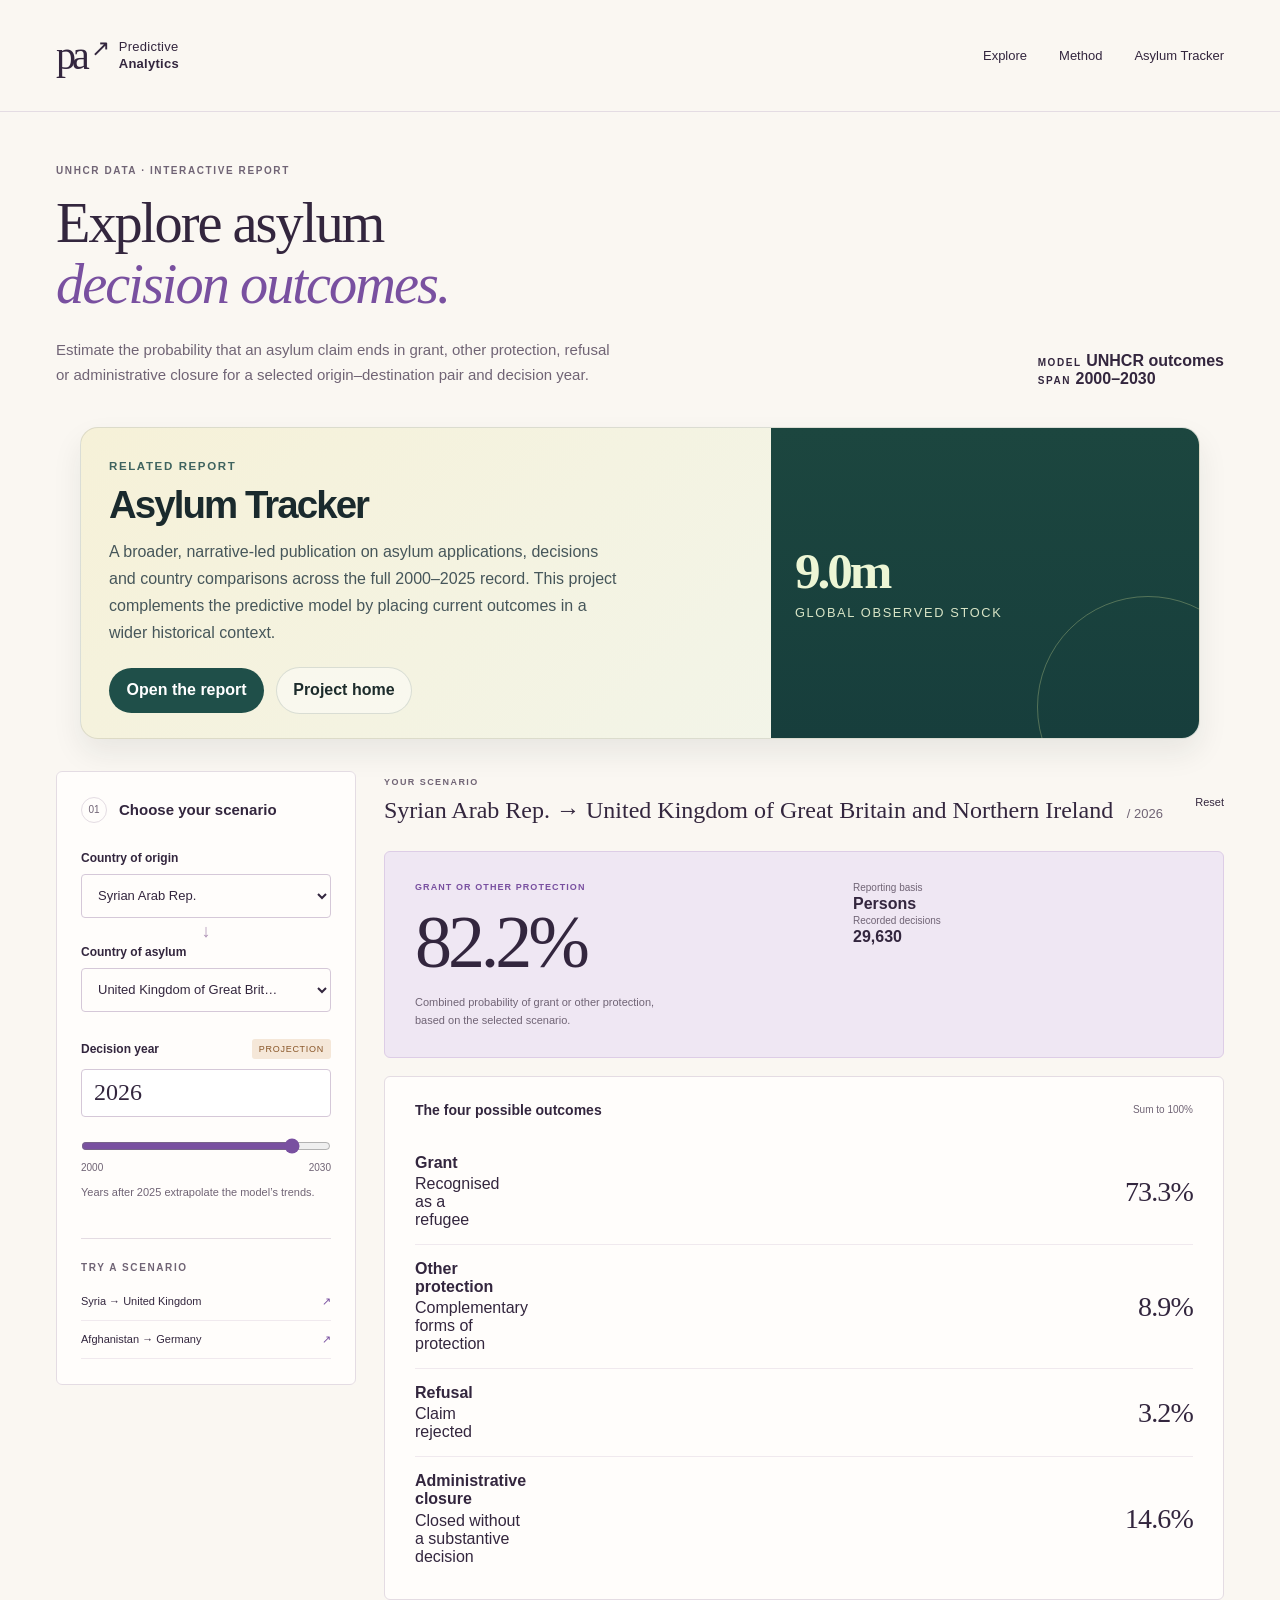
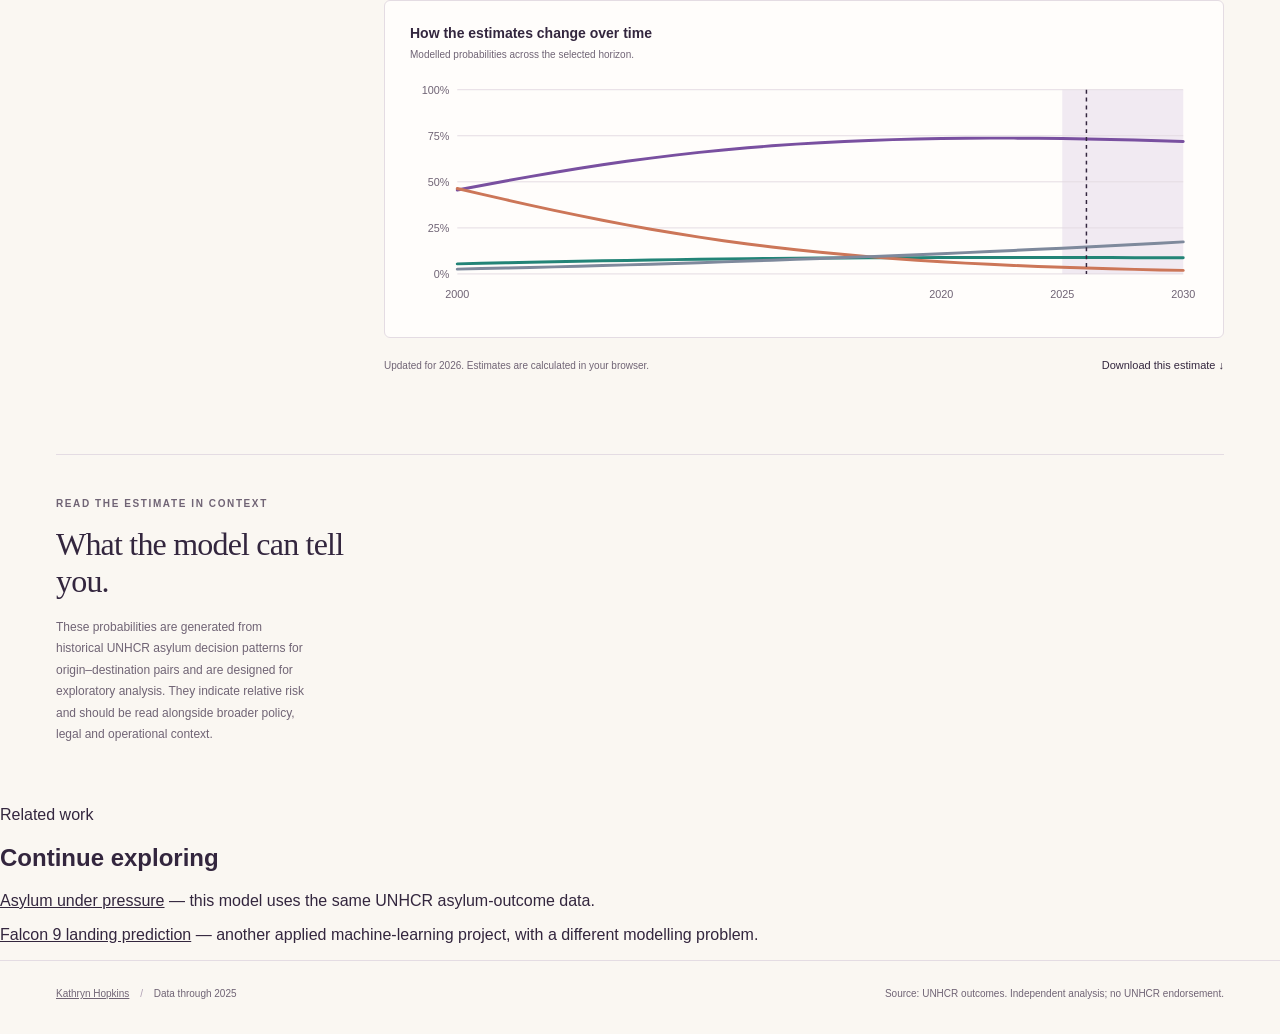
<file: docs/index.html>
<!doctype html>
<html lang="en-GB">
<head>
  <meta charset="utf-8">
  <meta name="viewport" content="width=device-width, initial-scale=1">
  <meta name="description" content="Explore modelled probabilities of refugee status, other protection, refusal and administrative closure using UNHCR asylum decision data.">
  <meta name="theme-color" content="#33263e">
  <link rel="canonical" href="https://aloysius109.github.io/predictive-analytics/">
  <meta property="og:type" content="website">
  <meta property="og:site_name" content="Kathryn Hopkins — Data, in context">
  <meta property="og:title" content="Asylum outcomes | Predictive Analytics">
  <meta property="og:description" content="Explore modelled probabilities of refugee status, other protection, refusal and administrative closure using UNHCR asylum decision data.">
  <meta property="og:url" content="https://aloysius109.github.io/predictive-analytics/">
  <meta property="og:image" content="https://aloysius109.github.io/assets/og/predictive.png">
  <meta property="og:image:alt" content="Explore asylum outcomes — modelled decision outcomes by origin, country of asylum and year.">
  <meta property="og:image:width" content="1200">
  <meta property="og:image:height" content="630">
  <meta name="twitter:card" content="summary_large_image">
  <meta name="twitter:title" content="Asylum outcomes | Predictive Analytics">
  <meta name="twitter:description" content="Explore modelled probabilities of refugee status, other protection, refusal and administrative closure using UNHCR asylum decision data.">
  <meta name="twitter:image" content="https://aloysius109.github.io/assets/og/predictive.png">
  <meta name="twitter:image:alt" content="Explore asylum outcomes — modelled decision outcomes by origin, country of asylum and year.">
  <link rel="icon" type="image/svg+xml" href="https://aloysius109.github.io/favicon.svg">
  <link rel="icon" href="https://aloysius109.github.io/favicon.ico" sizes="any">
  <link rel="apple-touch-icon" href="https://aloysius109.github.io/apple-touch-icon.png">
  <title>Asylum outcomes | Predictive Analytics</title>
  <link rel="stylesheet" href="styles.css">
  <script src="predictor.js" defer></script>
  <script src="report.js" defer></script>
  <style>
    .related-wrap {
      max-width: 1200px;
      margin: 0 auto 2rem;
      padding: 0 1.5rem;
    }
    .related-card {
      display: grid;
      grid-template-columns: 1.4fr 0.9fr;
      gap: 1.5rem;
      background: linear-gradient(135deg, #f6f1d8, #f1f6ef);
      border: 1px solid rgba(44, 53, 59, 0.12);
      border-radius: 18px;
      overflow: hidden;
      box-shadow: 0 14px 30px rgba(27, 32, 38, 0.08);
    }
    .related-content {
      padding: 1.75rem 1.75rem 1.5rem;
    }
    .related-kicker {
      display: inline-block;
      margin-bottom: 0.75rem;
      color: #3f635f;
      text-transform: uppercase;
      letter-spacing: .14em;
      font-size: .72rem;
      font-weight: 800;
    }
    .related-title {
      margin: 0 0 0.75rem;
      font-size: clamp(1.8rem, 3vw, 2.7rem);
      line-height: 1.1;
      letter-spacing: -.05em;
      color: #1a2a2d;
    }
    .related-copy {
      margin: 0 0 1.25rem;
      color: #46565a;
      line-height: 1.7;
      max-width: 58ch;
    }
    .related-actions {
      display: flex;
      gap: 0.75rem;
      flex-wrap: wrap;
      align-items: center;
    }
    .related-button,
    .related-link {
      display: inline-flex;
      align-items: center;
      gap: 0.5rem;
      border-radius: 999px;
      font-weight: 700;
      text-decoration: none;
      transition: transform 0.2s ease;
    }
    .related-button {
      padding: 0.85rem 1.1rem;
      background: #1f4f49;
      color: white;
    }
    .related-link {
      padding: 0.85rem 1rem;
      color: #1d2c2c;
      background: rgba(255,255,255,0.45);
      border: 1px solid rgba(24, 56, 52, 0.14);
    }
    .related-button:hover,
    .related-link:hover { transform: translateY(-1px); }
    .related-visual {
      display: flex;
      align-items: center;
      justify-content: center;
      padding: 1.5rem;
      background: linear-gradient(180deg, #1c463f, #173e3c);
      color: #edf6d5;
      position: relative;
      overflow: hidden;
    }
    .related-visual::before {
      content: "";
      position: absolute;
      inset: auto -60px -80px auto;
      width: 220px;
      height: 220px;
      border-radius: 50%;
      border: 1px solid rgba(220, 233, 154, 0.3);
    }
    .related-metric {
      position: relative;
      z-index: 1;
      text-align: left;
      width: 100%;
    }
    .related-metric strong {
      display: block;
      font-family: Georgia, "Times New Roman", serif;
      font-size: clamp(2.5rem, 4vw, 4rem);
      letter-spacing: -.06em;
      line-height: 1;
      margin-bottom: 0.55rem;
    }
    .related-metric span {
      display: block;
      font-size: 0.8rem;
      letter-spacing: .13em;
      text-transform: uppercase;
      color: rgba(237, 246, 213, 0.9);
    }
    .outcome-copy {
      display: grid;
      gap: 0.2rem;
    }
    .outcome-copy strong,
    .outcome-copy span {
      display: block;
    }
    @media (max-width: 720px) {
      .related-card { grid-template-columns: 1fr; }
      .related-visual { min-height: 180px; }
    }
  </style>
</head>
<body>
  <header class="masthead">
    <a class="brand" href="./"><span class="brand-mark" aria-hidden="true">pa<span>↗</span></span><span>Predictive<br><strong>Analytics</strong></span></a>
    <nav aria-label="Main navigation" class="main-nav">
      <a href="#explorer">Explore</a>
      <a href="#methodology">Method</a>
      <a href="https://aloysius109.github.io/asylum-tracker/asylum/" class="nav-cta">Asylum Tracker</a>
    </nav>
  </header>

  <main>
    <section class="intro" aria-labelledby="page-title">
      <div>
        <p class="eyebrow">UNHCR DATA · INTERACTIVE REPORT</p>
        <h1 id="page-title">Explore asylum<br><em>decision outcomes.</em></h1>
        <p class="lede">Estimate the probability that an asylum claim ends in grant, other protection, refusal or administrative closure for a selected origin–destination pair and decision year.</p>
      </div>
      <div class="intro-meta">
        <div class="meta-block">
          <span class="small-label">MODEL</span>
          <strong>UNHCR outcomes</strong>
        </div>
        <div class="meta-block">
          <span class="small-label">SPAN</span>
          <strong>2000–2030</strong>
        </div>
      </div>
    </section>

    <div class="related-wrap">
      <div class="related-card" aria-label="Related report: Asylum Tracker">
        <div class="related-content">
          <span class="related-kicker">Related report</span>
          <h2 class="related-title">Asylum Tracker</h2>
          <p class="related-copy">A broader, narrative-led publication on asylum applications, decisions and country comparisons across the full 2000–2025 record. This project complements the predictive model by placing current outcomes in a wider historical context.</p>
          <div class="related-actions">
            <a class="related-button" href="https://aloysius109.github.io/asylum-tracker/asylum/">Open the report</a>
            <a class="related-link" href="https://aloysius109.github.io/asylum-tracker/">Project home</a>
          </div>
        </div>
        <div class="related-visual" aria-hidden="true">
          <div class="related-metric">
            <strong>9.0m</strong>
            <span>Global observed stock</span>
          </div>
        </div>
      </div>
    </div>

    <div id="loading" role="status" class="notice">Loading the regression model…</div>
    <div id="load-error" class="notice error" role="alert" hidden>
      <strong>The model could not be loaded.</strong>
      <p>Check your connection and try again.</p>
      <button type="button" id="retry">Try again</button>
    </div>

    <section class="explorer" id="explorer" aria-label="Asylum outcome explorer" aria-busy="true">
      <aside class="controls panel">
        <div class="panel-heading">
          <span class="step">01</span>
          <h2>Choose your scenario</h2>
        </div>
        <form id="scenario">
          <fieldset id="inputs" disabled>
            <label for="origin">Country of origin</label>
            <select id="origin" name="origin" required></select>
            <div class="route-connector" aria-hidden="true">↓</div>
            <label for="asylum">Country of asylum</label>
            <select id="asylum" name="asylum" required></select>
            <div class="year-heading">
              <label for="year">Decision year</label>
              <span class="year-badge" id="year-badge">Projection</span>
            </div>
            <input id="year" name="year" type="number" min="2000" max="2030" value="2026" required aria-describedby="year-help">
            <input id="year-range" aria-label="Decision year slider" type="range" min="2000" max="2030" value="2026">
            <div class="range-labels" aria-hidden="true"><span id="range-min">2000</span><span id="range-max">2030</span></div>
            <p class="helper" id="year-help">Years after 2025 extrapolate the model’s trends.</p>
          </fieldset>
        </form>
        <div class="quick-start">
          <p class="small-label">TRY A SCENARIO</p>
          <button type="button" data-origin="SYR" data-asylum="GBR" disabled>Syria → United Kingdom <span>↗</span></button>
          <button type="button" data-origin="AFG" data-asylum="DEU" disabled>Afghanistan → Germany <span>↗</span></button>
        </div>
      </aside>

      <div class="results" id="results" hidden>
        <div class="results-heading">
          <div>
            <p class="eyebrow">YOUR SCENARIO</p>
            <h2><span id="route-title"></span><span class="route-year" id="route-year"></span></h2>
          </div>
          <button type="button" class="quiet-button" id="reset">Reset</button>
        </div>
        <div id="input-error" class="notice error" role="alert" hidden></div>

        <div id="valid-results">
          <div class="summary panel">
            <div class="summary-copy">
              <p class="small-label">GRANT OR OTHER PROTECTION</p>
              <div class="big-probability" id="protection">—</div>
              <p class="summary-text">Combined probability of grant or other protection, based on the selected scenario.</p>
            </div>
            <div class="summary-foot">
              <div>
                <span class="mini-label">Reporting basis</span>
                <strong id="reporting-basis">—</strong>
              </div>
              <div>
                <span class="mini-label">Recorded decisions</span>
                <strong id="recorded-decisions">—</strong>
              </div>
            </div>
          </div>

          <section class="outcomes panel" aria-labelledby="outcomes-title">
            <div class="section-heading">
              <h3 id="outcomes-title">The four possible outcomes</h3>
              <span>Sum to 100%</span>
            </div>
            <div id="outcomes" class="outcome-bars"></div>
          </section>

          <section class="trajectory panel" aria-labelledby="trajectory-title">
            <div class="section-heading">
              <div>
                <h3 id="trajectory-title">How the estimates change over time</h3>
                <p>Modelled probabilities across the selected horizon.</p>
              </div>
            </div>
            <div class="trend-chart" id="trend-chart"></div>
          </section>

          <div class="result-actions">
            <span id="update-status" aria-live="polite"></span>
            <button type="button" class="quiet-button" id="download">Download this estimate ↓</button>
          </div>
        </div>
      </div>
    </section>

    <section class="methodology" id="methodology" aria-labelledby="method-title">
      <div>
        <p class="eyebrow">READ THE ESTIMATE IN CONTEXT</p>
        <h2 id="method-title">What the model can tell you.</h2>
        <p>These probabilities are generated from historical UNHCR asylum decision patterns for origin–destination pairs and are designed for exploratory analysis. They indicate relative risk and should be read alongside broader policy, legal and operational context.</p>
      </div>
    </section>
  </main>

  <section class="section wrap related-reports" aria-labelledby="related-title">
    <div class="section-head">
      <div><div class="kicker">Related work</div><h2 id="related-title">Continue exploring</h2></div>
    </div>
    <div class="chartbox">
      <p><a href="https://aloysius109.github.io/asylum-tracker/asylum/">Asylum under pressure</a> — this model uses the same UNHCR asylum-outcome data.</p>
      <p><a href="https://aloysius109.github.io/data-science-projects/spacex/">Falcon 9 landing prediction</a> — another applied machine-learning project, with a different modelling problem.</p>
    </div>
  </section>

  <footer>
    <span><a href="https://aloysius109.github.io/">Kathryn Hopkins</a> <span class="footer-separator">/</span> Data through 2025</span>
    <span>Source: UNHCR outcomes. Independent analysis; no UNHCR endorsement.</span>
  </footer>
  <script data-goatcounter="https://aloysius109.goatcounter.com/count"
          async src="//gc.zgo.at/count.js"></script>
</body>
</html>
</file>
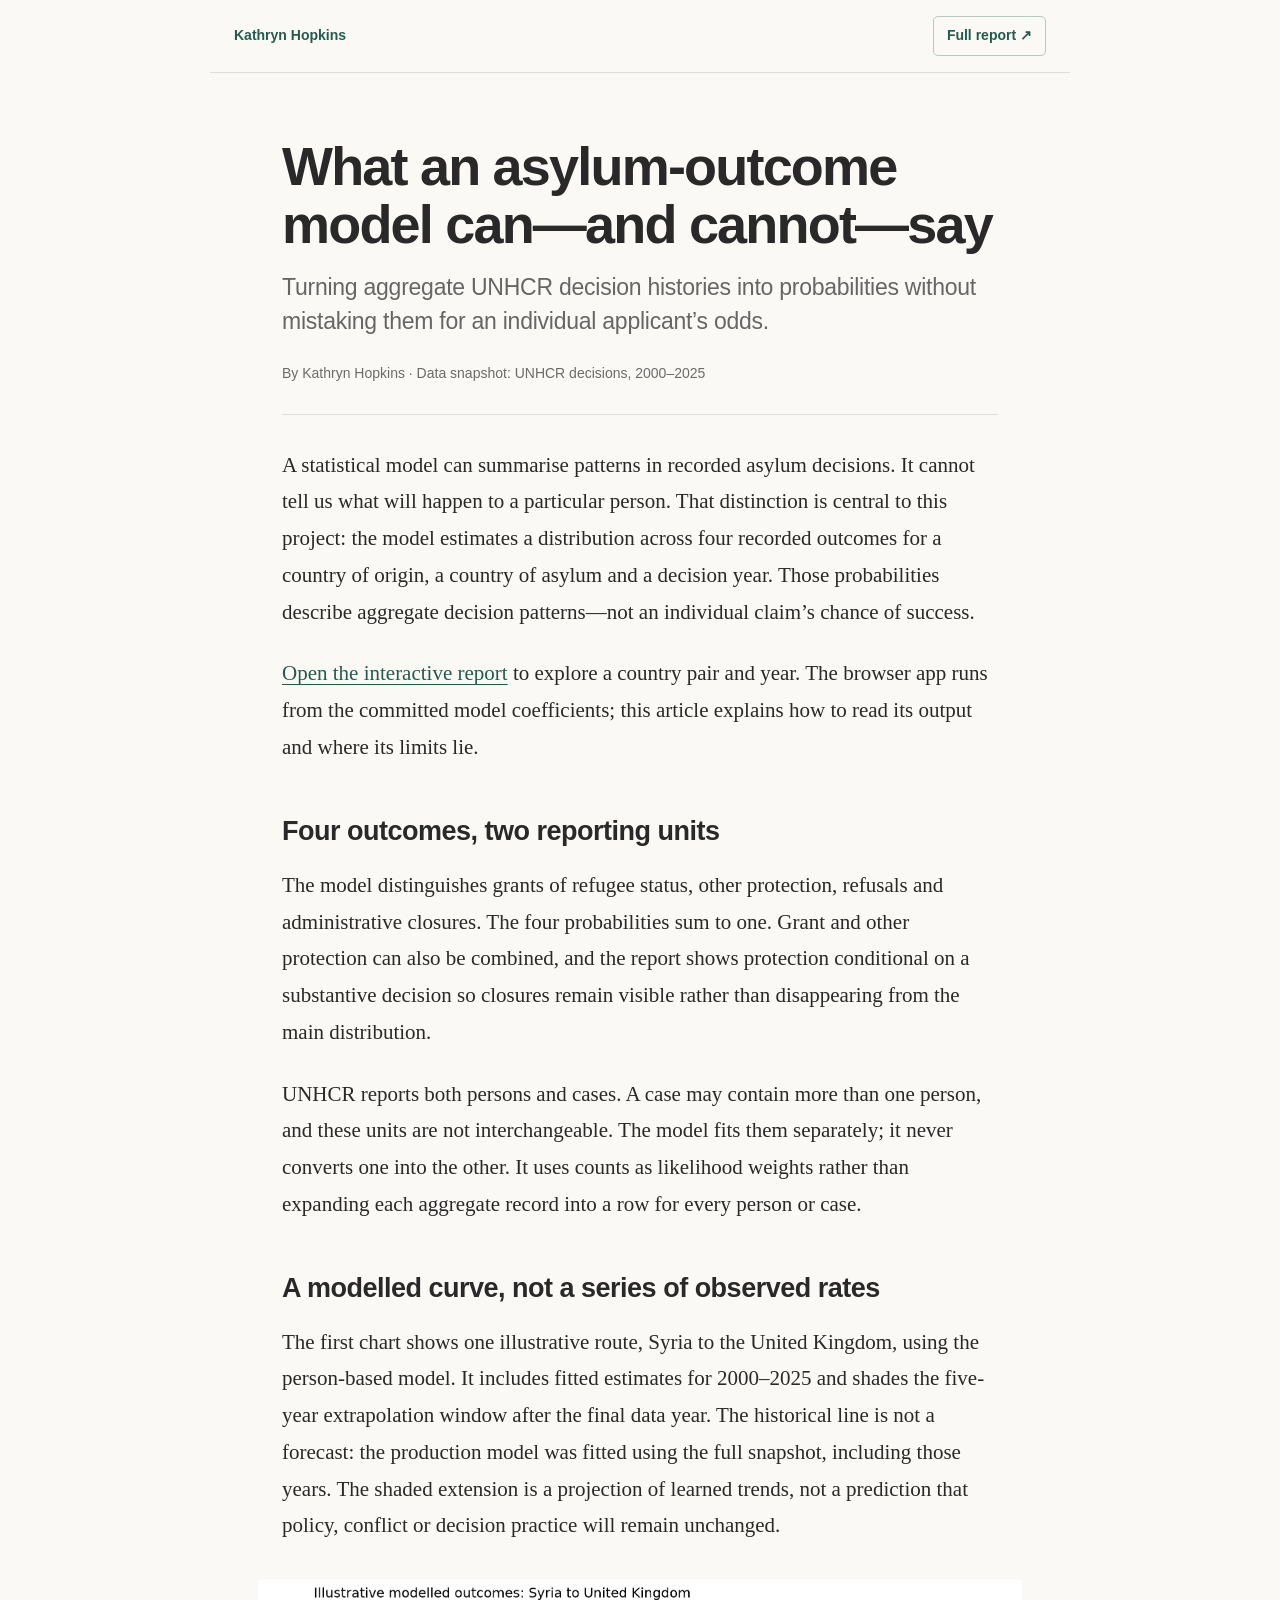
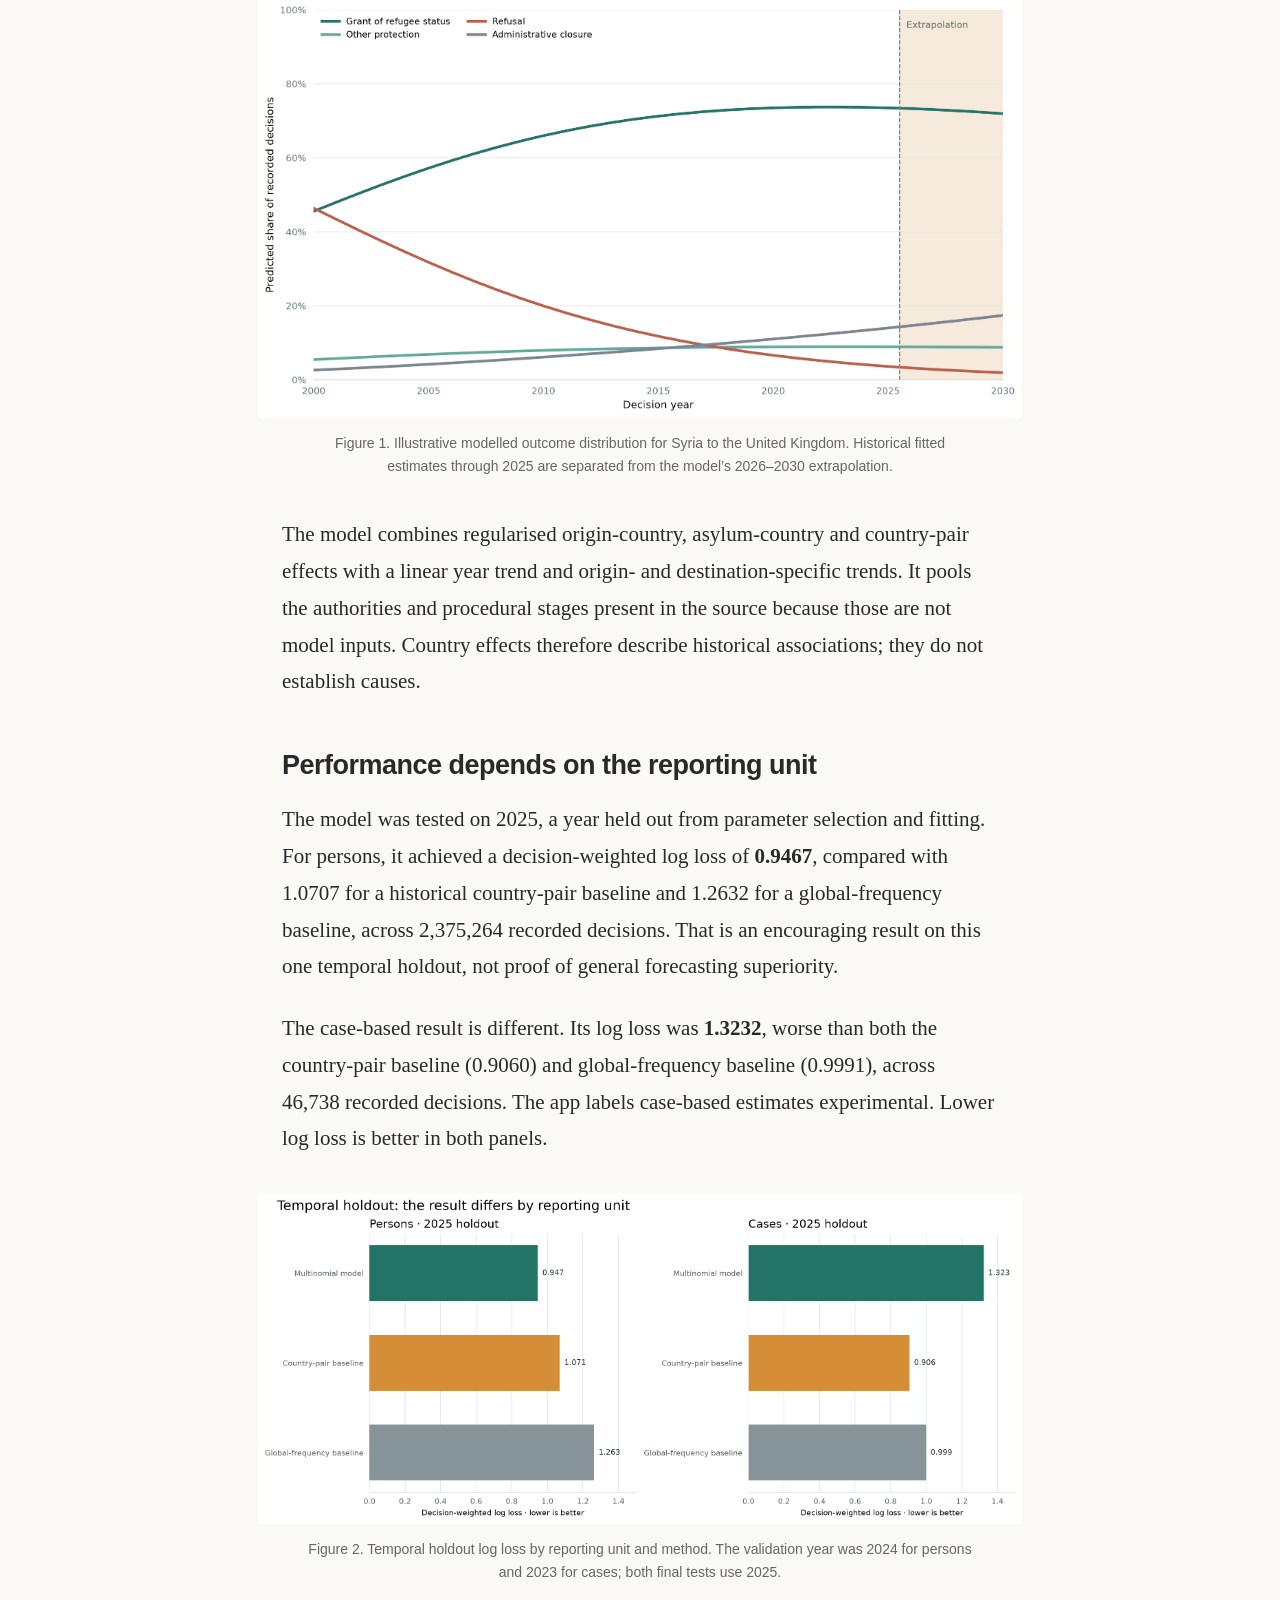
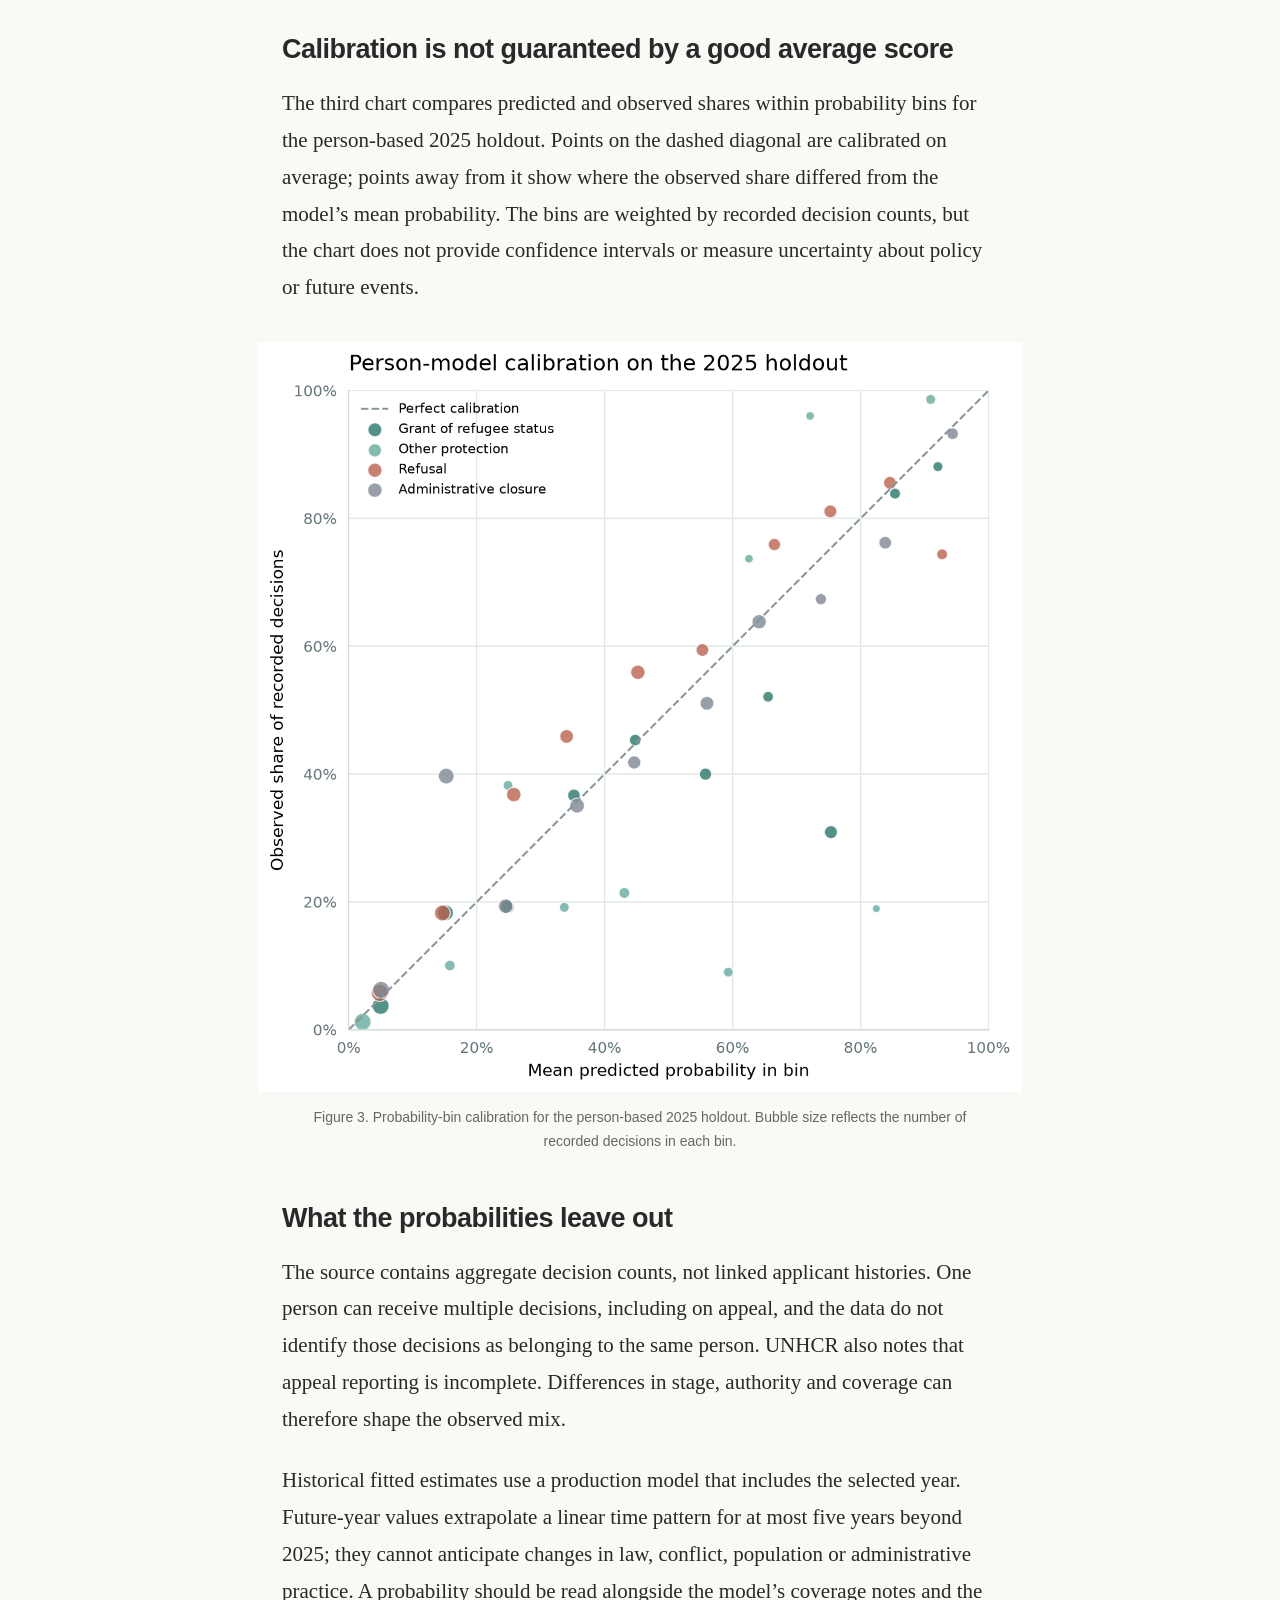
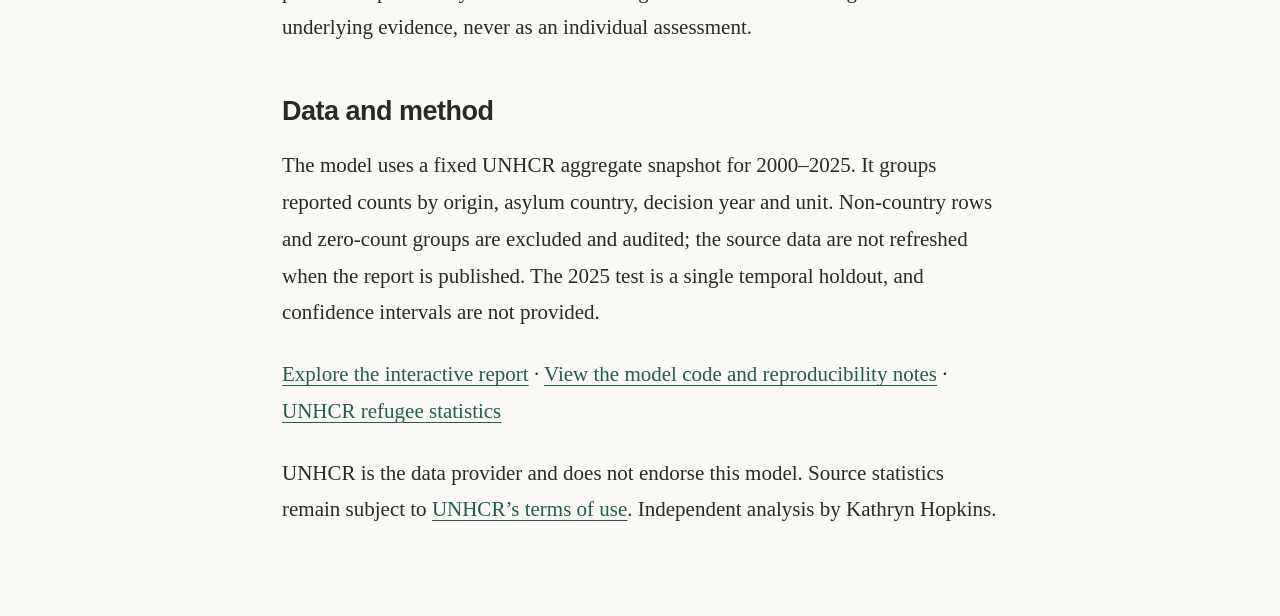
<file: docs/summary/index.html>
<!doctype html>
<html lang="en-GB">
<head>
  <meta charset="utf-8">
  <meta name="viewport" content="width=device-width, initial-scale=1">
  <link rel="canonical" href="https://aloysius109.github.io/predictive-analytics/">
  <title>What an asylum-outcome model can—and cannot—say</title>
  <style>
    :root { color-scheme: light; }
    * { box-sizing: border-box; }
    body { margin: 0; background: #faf9f6; color: #292929; -webkit-font-smoothing: antialiased; }
    article { max-width: 780px; margin: 64px auto 88px; padding: 0 32px; }
    h1,h2 { font-family: -apple-system, BlinkMacSystemFont, "Segoe UI", Arial, sans-serif; }
    h1 { font-size: clamp(38px, 6vw, 54px); line-height: 1.08; letter-spacing: -1.8px; margin: 0 0 18px; font-weight: 750; }
    h2 { font-size: 27px; line-height: 1.3; letter-spacing: -.5px; margin: 48px 0 18px; font-weight: 700; }
    .subtitle { font-family: -apple-system, BlinkMacSystemFont, "Segoe UI", Arial, sans-serif; font-size: 23px; line-height: 1.45; color: #666; margin: 0 0 24px; font-weight: 400; letter-spacing: -.25px; }
    .byline { font: 14px/1.7 -apple-system, BlinkMacSystemFont, "Segoe UI", Arial, sans-serif; color: #6b6b6b; padding-bottom: 28px; margin-bottom: 32px; border-bottom: 1px solid #dfdfda; }
    p,li { font-family: Georgia, "Times New Roman", serif; font-size: 21px; line-height: 1.75; }
    p { margin: 0 0 25px; }
    ul { padding-left: 26px; margin: 24px 0 30px; }
    li { padding-left: 5px; margin: 0 0 14px; }
    a { color: #245b50; text-underline-offset: 4px; text-decoration-thickness: 1px; }
    a:hover { color: #132e29; }
    figure { margin: 36px -24px 38px; }
    img { display: block; width: 100%; height: auto; background: #fff; }
    figcaption { max-width: 690px; margin: 14px auto 0; padding: 0 12px; font: 14px/1.65 -apple-system, BlinkMacSystemFont, "Segoe UI", Arial, sans-serif; color: #666; text-align: center; }
    strong { font-weight: 700; }
    @media (max-width: 600px) {
      article { margin: 32px auto 48px; padding: 0 22px; }
      h1 { letter-spacing: -1px; }
      .subtitle { font-size: 20px; }
      p,li { font-size: 19px; line-height: 1.7; }
      h2 { font-size: 25px; margin-top: 38px; }
      figure { margin: 28px -12px; }
    }
    @media print { body { background: #fff; } article { margin: 0 auto; } figure { break-inside: avoid; } }
  </style>
<style id="summary-navigation-style">
.summary-site-nav{display:flex;align-items:center;justify-content:space-between;gap:16px;max-width:860px;margin:0 auto;padding:16px 24px;border-bottom:1px solid #dfdfda;font:14px/1.4 -apple-system,BlinkMacSystemFont,"Segoe UI",Arial,sans-serif}
.summary-site-nav a{color:#245b50;text-decoration:none;font-weight:650}
.summary-site-nav a:last-child{padding:9px 13px;border:1px solid #b8c9bf;border-radius:5px}
.summary-site-nav a:hover{text-decoration:underline;text-underline-offset:3px}
@media(max-width:600px){.summary-site-nav{padding:13px 18px;font-size:13px}}
</style>
</head>
<body><nav class="summary-site-nav" aria-label="Report navigation"><a href="https://aloysius109.github.io/">Kathryn Hopkins</a><a href="https://aloysius109.github.io/predictive-analytics/">Full report ↗</a></nav>
<article>
  <h1>What an asylum-outcome model can—and cannot—say</h1>
  <p class="subtitle">Turning aggregate UNHCR decision histories into probabilities without mistaking them for an individual applicant’s odds.</p>
  <p class="byline">By Kathryn Hopkins · Data snapshot: UNHCR decisions, 2000–2025</p>

  <p>A statistical model can summarise patterns in recorded asylum decisions. It cannot tell us what will happen to a particular person. That distinction is central to this project: the model estimates a distribution across four recorded outcomes for a country of origin, a country of asylum and a decision year. Those probabilities describe aggregate decision patterns—not an individual claim’s chance of success.</p>
  <p><a href="https://aloysius109.github.io/predictive-analytics/">Open the interactive report</a> to explore a country pair and year. The browser app runs from the committed model coefficients; this article explains how to read its output and where its limits lie.</p>

  <h2>Four outcomes, two reporting units</h2>
  <p>The model distinguishes grants of refugee status, other protection, refusals and administrative closures. The four probabilities sum to one. Grant and other protection can also be combined, and the report shows protection conditional on a substantive decision so closures remain visible rather than disappearing from the main distribution.</p>
  <p>UNHCR reports both persons and cases. A case may contain more than one person, and these units are not interchangeable. The model fits them separately; it never converts one into the other. It uses counts as likelihood weights rather than expanding each aggregate record into a row for every person or case.</p>

  <h2>A modelled curve, not a series of observed rates</h2>
  <p>The first chart shows one illustrative route, Syria to the United Kingdom, using the person-based model. It includes fitted estimates for 2000–2025 and shades the five-year extrapolation window after the final data year. The historical line is not a forecast: the production model was fitted using the full snapshot, including those years. The shaded extension is a projection of learned trends, not a prediction that policy, conflict or decision practice will remain unchanged.</p>
  <figure>
    <img src="images/outcome-probability-curves.png" alt="Person-based model probabilities for recorded decisions on the Syria-to-United Kingdom route, 2000 to 2030, across grant, other protection, refusal and administrative closure. The shaded 2026–2030 section is extrapolation beyond the 2000–2025 data snapshot.">
    <figcaption>Figure 1. Illustrative modelled outcome distribution for Syria to the United Kingdom. Historical fitted estimates through 2025 are separated from the model’s 2026–2030 extrapolation.</figcaption>
  </figure>
  <p>The model combines regularised origin-country, asylum-country and country-pair effects with a linear year trend and origin- and destination-specific trends. It pools the authorities and procedural stages present in the source because those are not model inputs. Country effects therefore describe historical associations; they do not establish causes.</p>

  <h2>Performance depends on the reporting unit</h2>
  <p>The model was tested on 2025, a year held out from parameter selection and fitting. For persons, it achieved a decision-weighted log loss of <strong>0.9467</strong>, compared with 1.0707 for a historical country-pair baseline and 1.2632 for a global-frequency baseline, across 2,375,264 recorded decisions. That is an encouraging result on this one temporal holdout, not proof of general forecasting superiority.</p>
  <p>The case-based result is different. Its log loss was <strong>1.3232</strong>, worse than both the country-pair baseline (0.9060) and global-frequency baseline (0.9991), across 46,738 recorded decisions. The app labels case-based estimates experimental. Lower log loss is better in both panels.</p>
  <figure>
    <img src="images/held-out-log-loss.png" alt="Decision-weighted 2025 holdout log loss for persons and cases. The person-based multinomial model scores 0.947 versus 1.071 and 1.263 for the baselines. The case-based model scores 1.323, worse than its 0.906 country-pair and 0.999 global-frequency baselines. Lower is better.">
    <figcaption>Figure 2. Temporal holdout log loss by reporting unit and method. The validation year was 2024 for persons and 2023 for cases; both final tests use 2025.</figcaption>
  </figure>

  <h2>Calibration is not guaranteed by a good average score</h2>
  <p>The third chart compares predicted and observed shares within probability bins for the person-based 2025 holdout. Points on the dashed diagonal are calibrated on average; points away from it show where the observed share differed from the model’s mean probability. The bins are weighted by recorded decision counts, but the chart does not provide confidence intervals or measure uncertainty about policy or future events.</p>
  <figure>
    <img src="images/person-model-calibration.png" alt="Calibration plot for the person-based 2025 holdout. Points show observed outcome shares against mean predicted probabilities in bins for grants, other protection, refusals and administrative closures; the dashed diagonal marks perfect average calibration.">
    <figcaption>Figure 3. Probability-bin calibration for the person-based 2025 holdout. Bubble size reflects the number of recorded decisions in each bin.</figcaption>
  </figure>

  <h2>What the probabilities leave out</h2>
  <p>The source contains aggregate decision counts, not linked applicant histories. One person can receive multiple decisions, including on appeal, and the data do not identify those decisions as belonging to the same person. UNHCR also notes that appeal reporting is incomplete. Differences in stage, authority and coverage can therefore shape the observed mix.</p>
  <p>Historical fitted estimates use a production model that includes the selected year. Future-year values extrapolate a linear time pattern for at most five years beyond 2025; they cannot anticipate changes in law, conflict, population or administrative practice. A probability should be read alongside the model’s coverage notes and the underlying evidence, never as an individual assessment.</p>

  <h2>Data and method</h2>
  <p>The model uses a fixed UNHCR aggregate snapshot for 2000–2025. It groups reported counts by origin, asylum country, decision year and unit. Non-country rows and zero-count groups are excluded and audited; the source data are not refreshed when the report is published. The 2025 test is a single temporal holdout, and confidence intervals are not provided.</p>
  <p><a href="https://aloysius109.github.io/predictive-analytics/">Explore the interactive report</a> · <a href="https://github.com/aloysius109/predictive-analytics">View the model code and reproducibility notes</a> · <a href="https://www.unhcr.org/refugee-statistics/">UNHCR refugee statistics</a></p>
  <p>UNHCR is the data provider and does not endorse this model. Source statistics remain subject to <a href="https://www.unhcr.org/refugee-statistics/">UNHCR’s terms of use</a>. Independent analysis by Kathryn Hopkins.</p>
</article>
<script data-goatcounter="https://aloysius109.goatcounter.com/count" async src="//gc.zgo.at/count.js"></script>
</body>
</html>
</file>
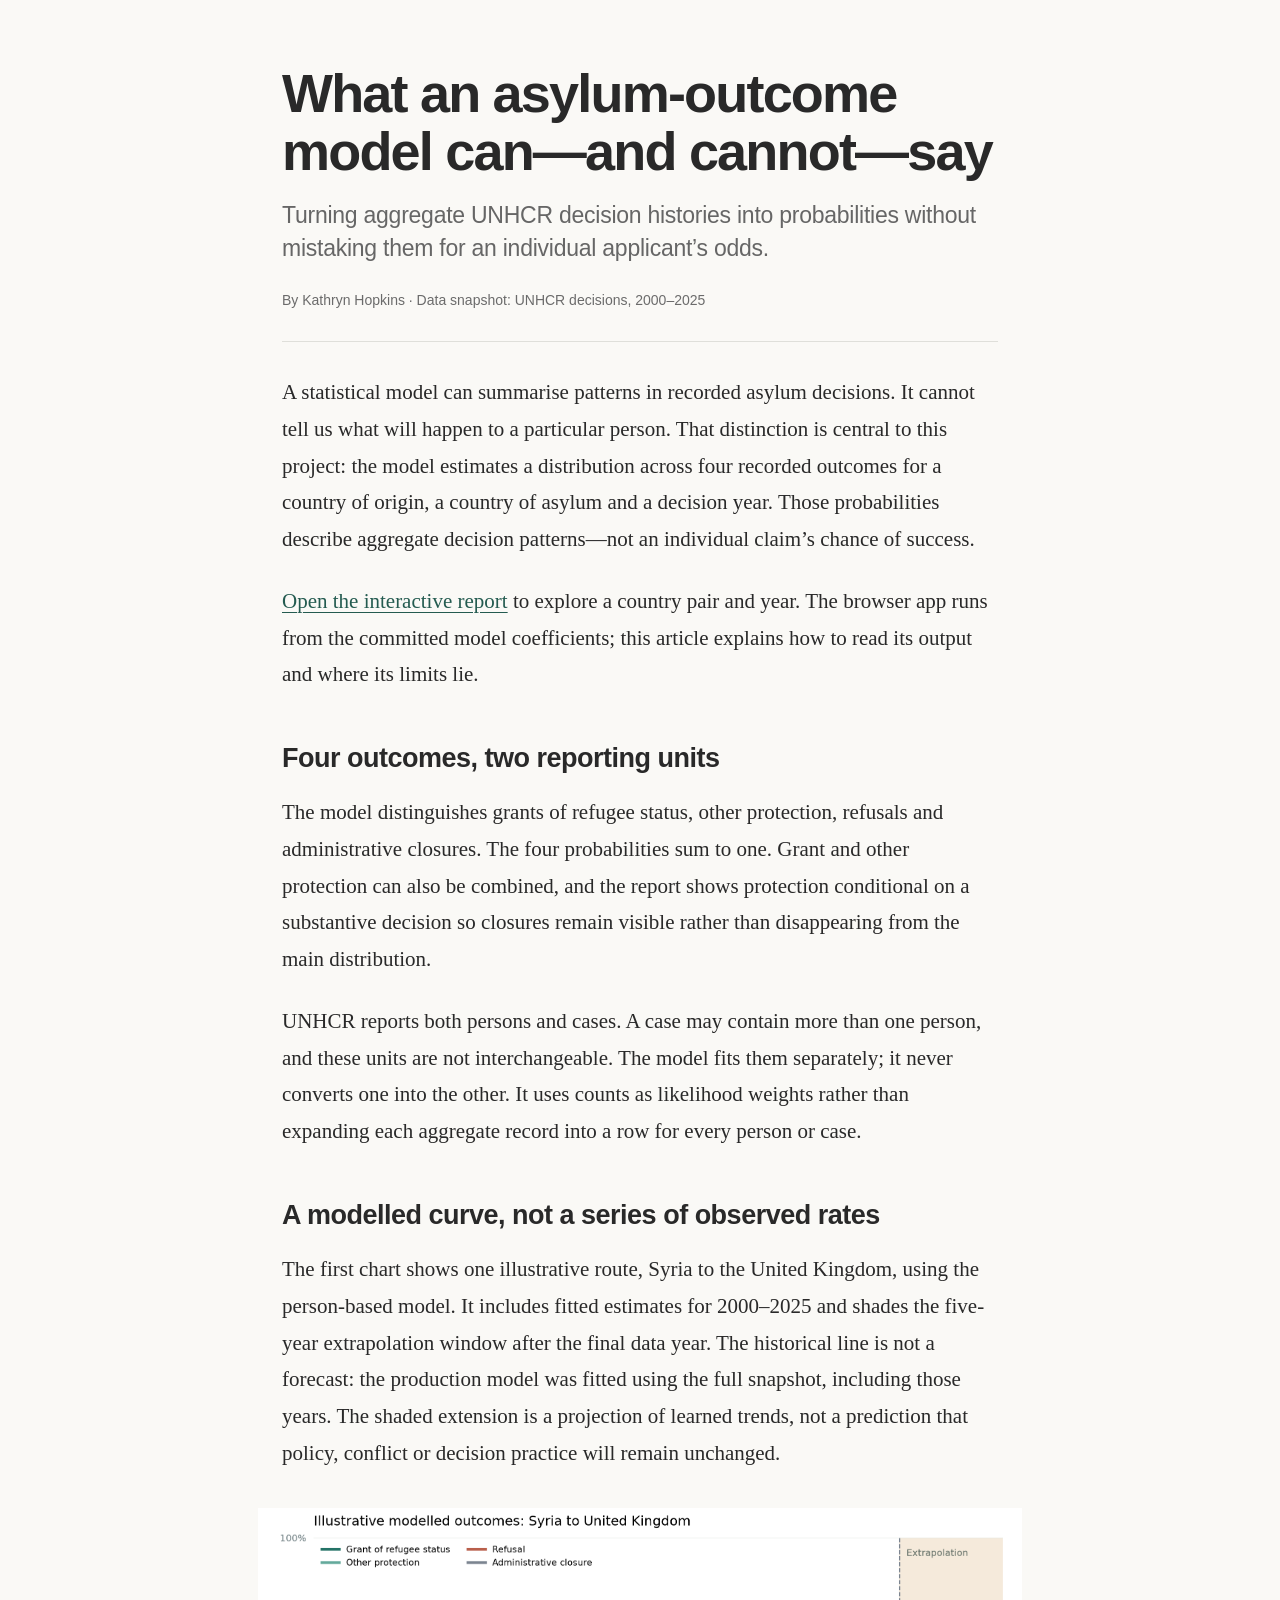
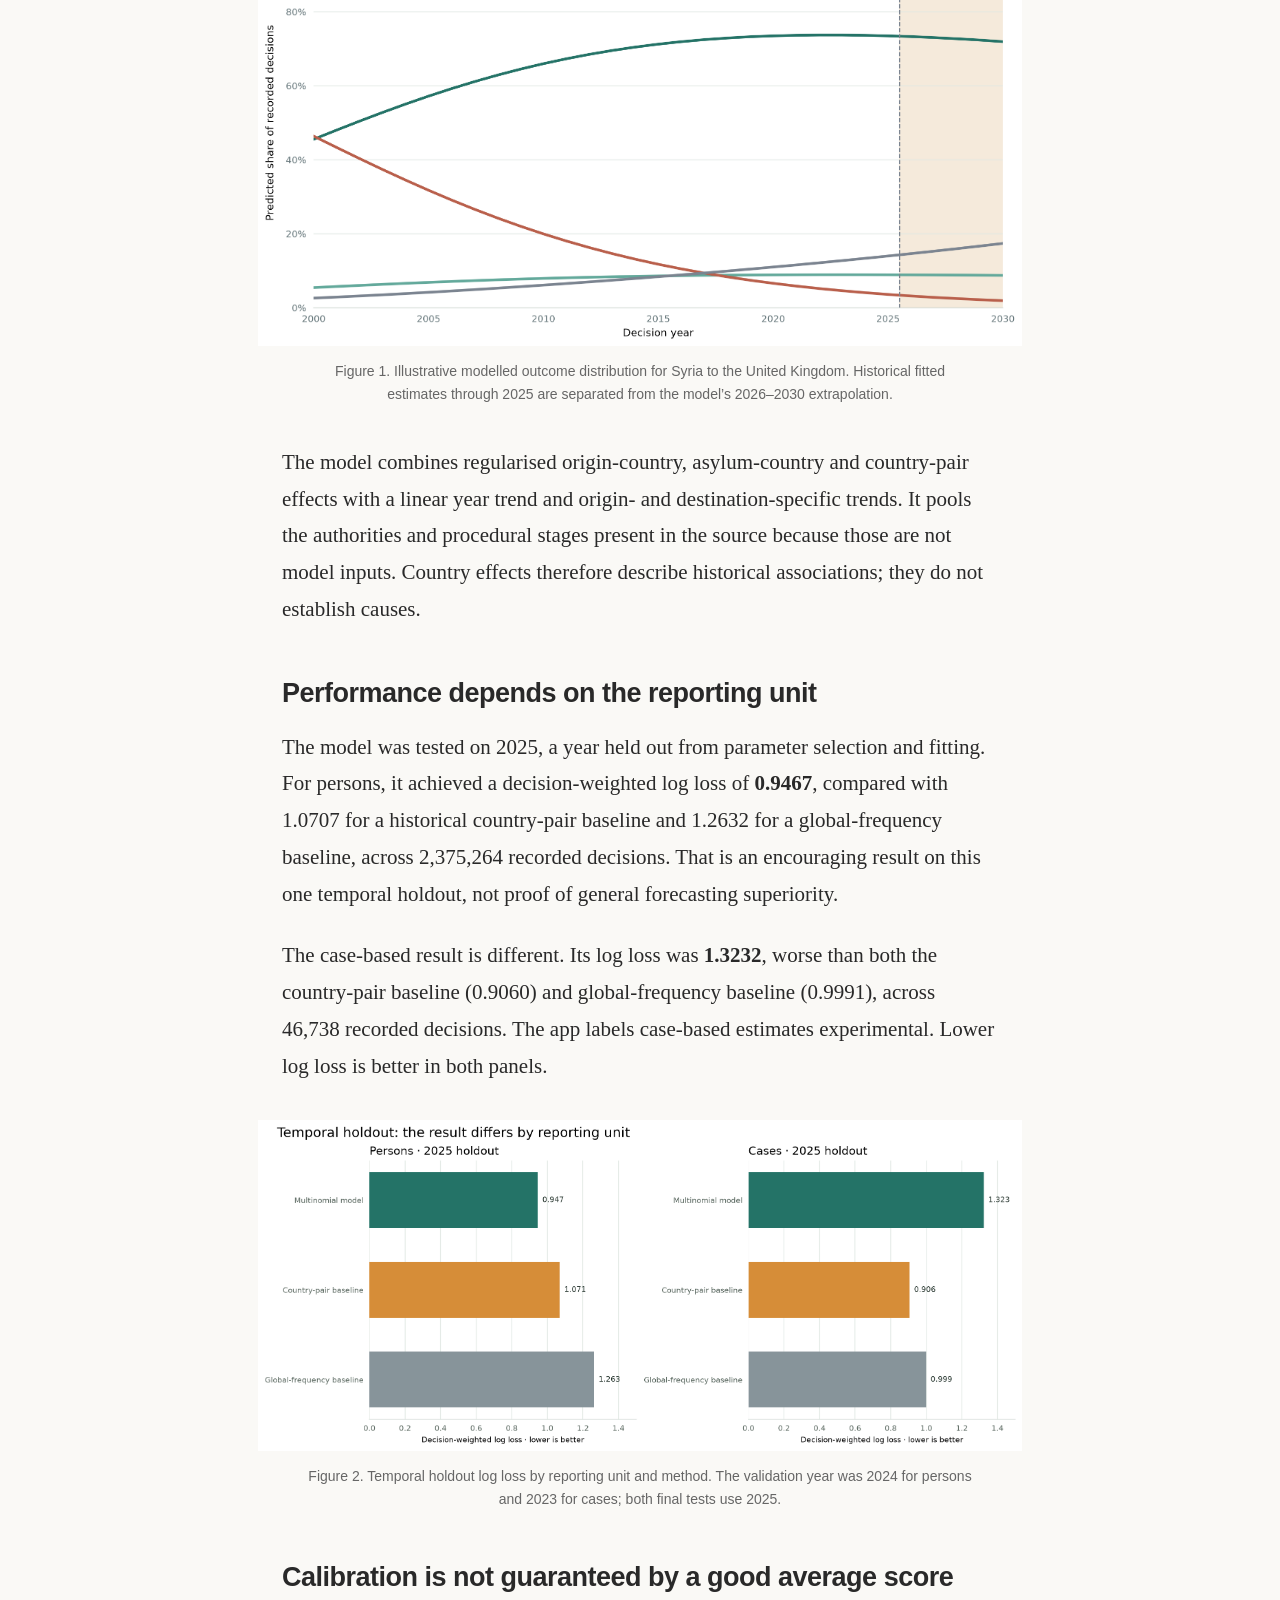
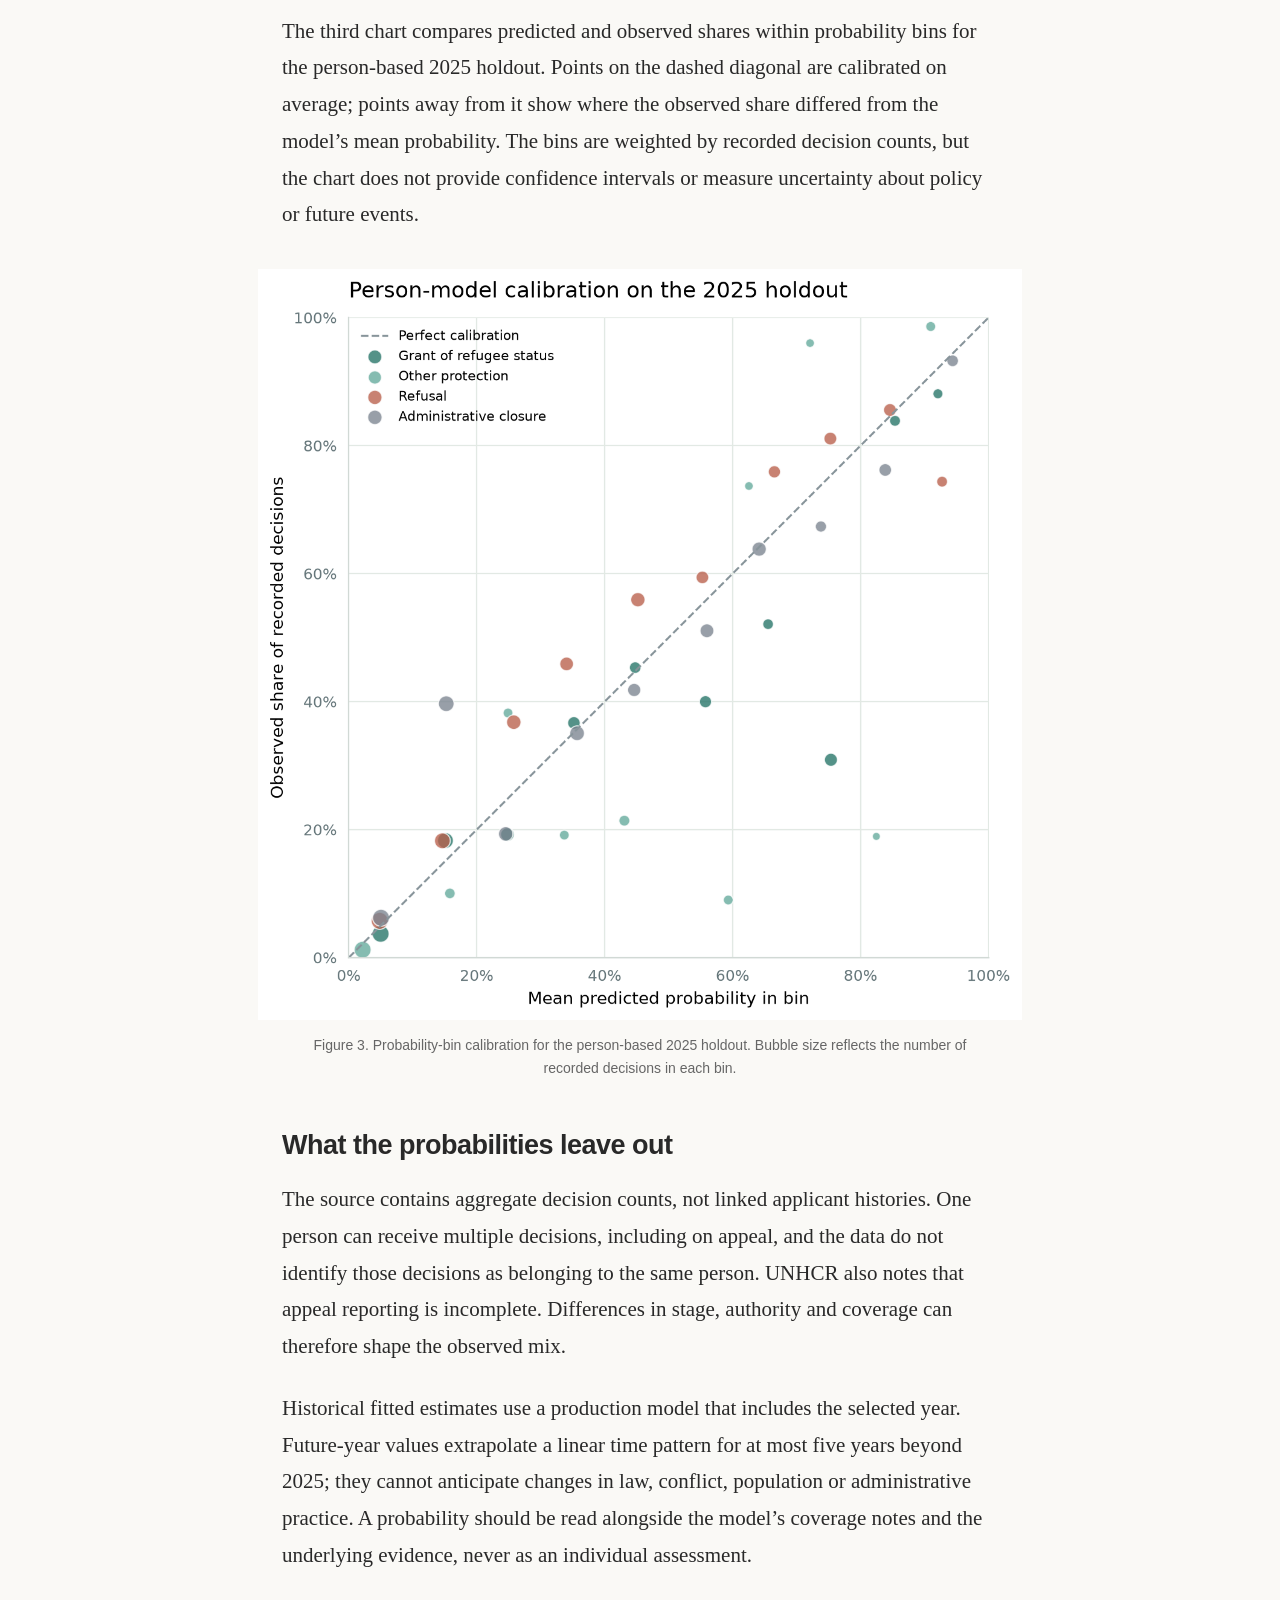
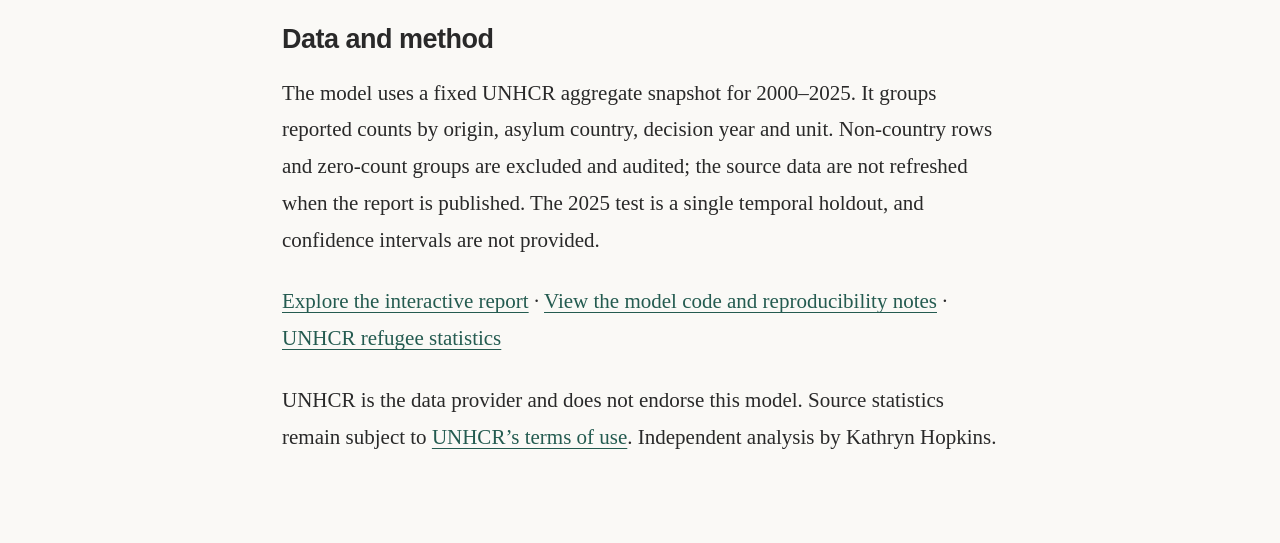
<file: medium-edition/article.html>
<!doctype html>
<html lang="en-GB">
<head>
  <meta charset="utf-8">
  <meta name="viewport" content="width=device-width, initial-scale=1">
  <link rel="canonical" href="https://aloysius109.github.io/predictive-analytics/">
  <title>What an asylum-outcome model can—and cannot—say</title>
  <style>
    :root { color-scheme: light; }
    * { box-sizing: border-box; }
    body { margin: 0; background: #faf9f6; color: #292929; -webkit-font-smoothing: antialiased; }
    article { max-width: 780px; margin: 64px auto 88px; padding: 0 32px; }
    h1,h2 { font-family: -apple-system, BlinkMacSystemFont, "Segoe UI", Arial, sans-serif; }
    h1 { font-size: clamp(38px, 6vw, 54px); line-height: 1.08; letter-spacing: -1.8px; margin: 0 0 18px; font-weight: 750; }
    h2 { font-size: 27px; line-height: 1.3; letter-spacing: -.5px; margin: 48px 0 18px; font-weight: 700; }
    .subtitle { font-family: -apple-system, BlinkMacSystemFont, "Segoe UI", Arial, sans-serif; font-size: 23px; line-height: 1.45; color: #666; margin: 0 0 24px; font-weight: 400; letter-spacing: -.25px; }
    .byline { font: 14px/1.7 -apple-system, BlinkMacSystemFont, "Segoe UI", Arial, sans-serif; color: #6b6b6b; padding-bottom: 28px; margin-bottom: 32px; border-bottom: 1px solid #dfdfda; }
    p,li { font-family: Georgia, "Times New Roman", serif; font-size: 21px; line-height: 1.75; }
    p { margin: 0 0 25px; }
    ul { padding-left: 26px; margin: 24px 0 30px; }
    li { padding-left: 5px; margin: 0 0 14px; }
    a { color: #245b50; text-underline-offset: 4px; text-decoration-thickness: 1px; }
    a:hover { color: #132e29; }
    figure { margin: 36px -24px 38px; }
    img { display: block; width: 100%; height: auto; background: #fff; }
    figcaption { max-width: 690px; margin: 14px auto 0; padding: 0 12px; font: 14px/1.65 -apple-system, BlinkMacSystemFont, "Segoe UI", Arial, sans-serif; color: #666; text-align: center; }
    strong { font-weight: 700; }
    @media (max-width: 600px) {
      article { margin: 32px auto 48px; padding: 0 22px; }
      h1 { letter-spacing: -1px; }
      .subtitle { font-size: 20px; }
      p,li { font-size: 19px; line-height: 1.7; }
      h2 { font-size: 25px; margin-top: 38px; }
      figure { margin: 28px -12px; }
    }
    @media print { body { background: #fff; } article { margin: 0 auto; } figure { break-inside: avoid; } }
  </style>
</head>
<body>
<article>
  <h1>What an asylum-outcome model can—and cannot—say</h1>
  <p class="subtitle">Turning aggregate UNHCR decision histories into probabilities without mistaking them for an individual applicant’s odds.</p>
  <p class="byline">By Kathryn Hopkins · Data snapshot: UNHCR decisions, 2000–2025</p>

  <p>A statistical model can summarise patterns in recorded asylum decisions. It cannot tell us what will happen to a particular person. That distinction is central to this project: the model estimates a distribution across four recorded outcomes for a country of origin, a country of asylum and a decision year. Those probabilities describe aggregate decision patterns—not an individual claim’s chance of success.</p>
  <p><a href="https://aloysius109.github.io/predictive-analytics/">Open the interactive report</a> to explore a country pair and year. The browser app runs from the committed model coefficients; this article explains how to read its output and where its limits lie.</p>

  <h2>Four outcomes, two reporting units</h2>
  <p>The model distinguishes grants of refugee status, other protection, refusals and administrative closures. The four probabilities sum to one. Grant and other protection can also be combined, and the report shows protection conditional on a substantive decision so closures remain visible rather than disappearing from the main distribution.</p>
  <p>UNHCR reports both persons and cases. A case may contain more than one person, and these units are not interchangeable. The model fits them separately; it never converts one into the other. It uses counts as likelihood weights rather than expanding each aggregate record into a row for every person or case.</p>

  <h2>A modelled curve, not a series of observed rates</h2>
  <p>The first chart shows one illustrative route, Syria to the United Kingdom, using the person-based model. It includes fitted estimates for 2000–2025 and shades the five-year extrapolation window after the final data year. The historical line is not a forecast: the production model was fitted using the full snapshot, including those years. The shaded extension is a projection of learned trends, not a prediction that policy, conflict or decision practice will remain unchanged.</p>
  <figure>
    <img src="images/outcome-probability-curves.png" alt="Person-based model probabilities for recorded decisions on the Syria-to-United Kingdom route, 2000 to 2030, across grant, other protection, refusal and administrative closure. The shaded 2026–2030 section is extrapolation beyond the 2000–2025 data snapshot.">
    <figcaption>Figure 1. Illustrative modelled outcome distribution for Syria to the United Kingdom. Historical fitted estimates through 2025 are separated from the model’s 2026–2030 extrapolation.</figcaption>
  </figure>
  <p>The model combines regularised origin-country, asylum-country and country-pair effects with a linear year trend and origin- and destination-specific trends. It pools the authorities and procedural stages present in the source because those are not model inputs. Country effects therefore describe historical associations; they do not establish causes.</p>

  <h2>Performance depends on the reporting unit</h2>
  <p>The model was tested on 2025, a year held out from parameter selection and fitting. For persons, it achieved a decision-weighted log loss of <strong>0.9467</strong>, compared with 1.0707 for a historical country-pair baseline and 1.2632 for a global-frequency baseline, across 2,375,264 recorded decisions. That is an encouraging result on this one temporal holdout, not proof of general forecasting superiority.</p>
  <p>The case-based result is different. Its log loss was <strong>1.3232</strong>, worse than both the country-pair baseline (0.9060) and global-frequency baseline (0.9991), across 46,738 recorded decisions. The app labels case-based estimates experimental. Lower log loss is better in both panels.</p>
  <figure>
    <img src="images/held-out-log-loss.png" alt="Decision-weighted 2025 holdout log loss for persons and cases. The person-based multinomial model scores 0.947 versus 1.071 and 1.263 for the baselines. The case-based model scores 1.323, worse than its 0.906 country-pair and 0.999 global-frequency baselines. Lower is better.">
    <figcaption>Figure 2. Temporal holdout log loss by reporting unit and method. The validation year was 2024 for persons and 2023 for cases; both final tests use 2025.</figcaption>
  </figure>

  <h2>Calibration is not guaranteed by a good average score</h2>
  <p>The third chart compares predicted and observed shares within probability bins for the person-based 2025 holdout. Points on the dashed diagonal are calibrated on average; points away from it show where the observed share differed from the model’s mean probability. The bins are weighted by recorded decision counts, but the chart does not provide confidence intervals or measure uncertainty about policy or future events.</p>
  <figure>
    <img src="images/person-model-calibration.png" alt="Calibration plot for the person-based 2025 holdout. Points show observed outcome shares against mean predicted probabilities in bins for grants, other protection, refusals and administrative closures; the dashed diagonal marks perfect average calibration.">
    <figcaption>Figure 3. Probability-bin calibration for the person-based 2025 holdout. Bubble size reflects the number of recorded decisions in each bin.</figcaption>
  </figure>

  <h2>What the probabilities leave out</h2>
  <p>The source contains aggregate decision counts, not linked applicant histories. One person can receive multiple decisions, including on appeal, and the data do not identify those decisions as belonging to the same person. UNHCR also notes that appeal reporting is incomplete. Differences in stage, authority and coverage can therefore shape the observed mix.</p>
  <p>Historical fitted estimates use a production model that includes the selected year. Future-year values extrapolate a linear time pattern for at most five years beyond 2025; they cannot anticipate changes in law, conflict, population or administrative practice. A probability should be read alongside the model’s coverage notes and the underlying evidence, never as an individual assessment.</p>

  <h2>Data and method</h2>
  <p>The model uses a fixed UNHCR aggregate snapshot for 2000–2025. It groups reported counts by origin, asylum country, decision year and unit. Non-country rows and zero-count groups are excluded and audited; the source data are not refreshed when the report is published. The 2025 test is a single temporal holdout, and confidence intervals are not provided.</p>
  <p><a href="https://aloysius109.github.io/predictive-analytics/">Explore the interactive report</a> · <a href="https://github.com/aloysius109/predictive-analytics">View the model code and reproducibility notes</a> · <a href="https://www.unhcr.org/refugee-statistics/">UNHCR refugee statistics</a></p>
  <p>UNHCR is the data provider and does not endorse this model. Source statistics remain subject to <a href="https://www.unhcr.org/refugee-statistics/">UNHCR’s terms of use</a>. Independent analysis by Kathryn Hopkins.</p>
</article>
</body>
</html>
</file>
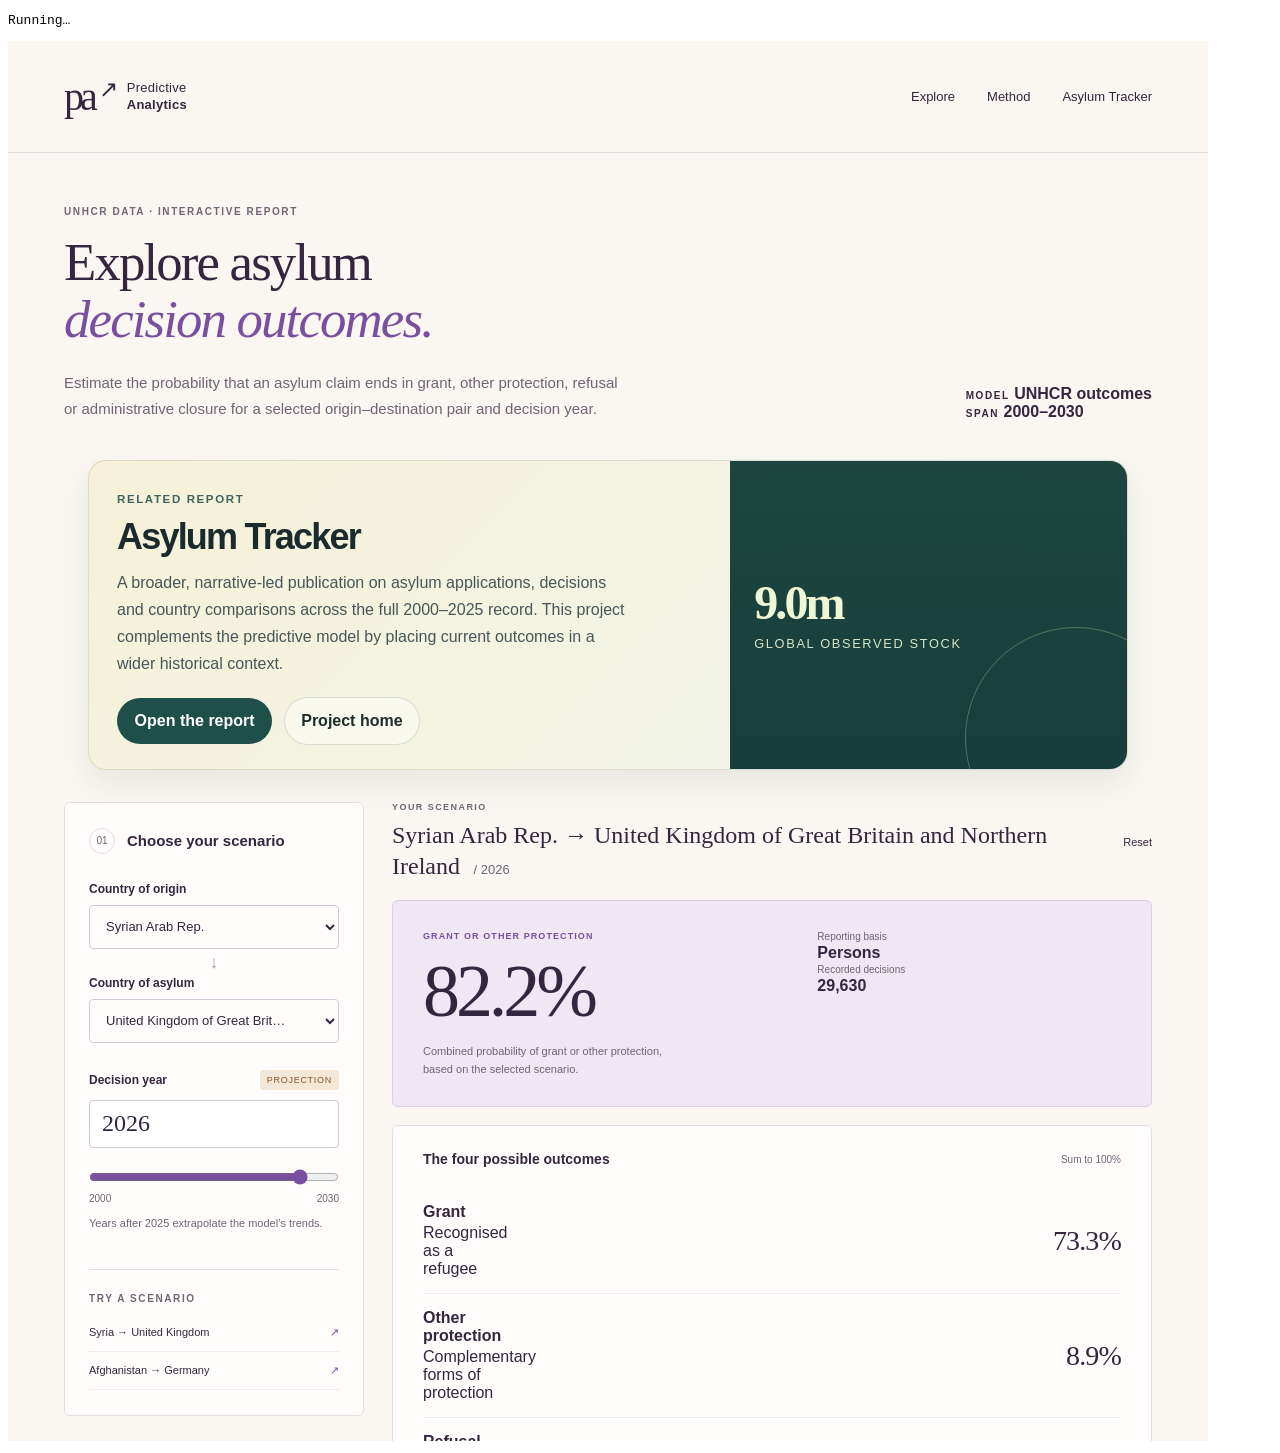
<file: tests/report-ui.html>
<!doctype html><html lang="en"><meta charset="utf-8"><title>Report UI checks</title><body><pre id="result">Running…</pre><iframe id="report" title="Report under test" src="../docs/?origin=SYR&amp;asylum=GBR&amp;year=2026" style="width:1200px;height:1400px;border:0"></iframe><script>
(async function () {
  let count=0;
  const frame=document.getElementById('report');
  const assert=(value,message)=>{if(!value)throw new Error(message);count++;};
  const sleep=ms=>new Promise(resolve=>setTimeout(resolve,ms));
  try {
    for(let i=0;i<150;i++){if(frame.contentDocument.documentElement.dataset.ready==='true')break;await sleep(100);}
    const doc=frame.contentDocument,$=id=>doc.getElementById(id);
    assert(doc.documentElement.dataset.ready==='true','Report failed to load');
    assert($('protection').textContent==='82.2%','Default prediction mismatch');
    assert($('outcome-rows').children.length===4,'Four outcomes not rendered');
    const change=(id,value,event='change')=>{$(id).value=value;$(id).dispatchEvent(new Event(event,{bubbles:true}));};
    change('origin','AFG');change('asylum','DEU');change('year','2027','input');
    assert($('input-error').hidden,'Valid scenario shows error');
    assert($('route-title').textContent.includes('Afghanistan'),'Origin selection not reflected');
    assert(frame.contentWindow.location.search.includes('asylum=DEU'),'Shareable URL not updated');
    assert($('year-range').value==='2027','Year slider not synchronised');
    change('year','2031','input');
    assert(!$('input-error').hidden && $('valid-results').hidden,'Invalid year shows stale predictions');
    change('year','2025','input');
    assert($('input-error').hidden && !$('valid-results').hidden,'Valid input does not recover');
    assert($('year-badge').textContent==='Fitted history','Historical year badge incorrect');
    change('year-range','2028','input');
    assert($('year').value==='2028','Slider does not update year');
    doc.querySelector('[data-origin="SYR"]').click();
    assert($('origin').value==='SYR' && $('asylum').value==='GBR','Quick scenario does not update countries');
    change('year','2026','input');
    frame.style.width='390px';await sleep(200);
    assert(doc.documentElement.scrollWidth<=frame.contentWindow.innerWidth+1,'Mobile layout overflows');
    document.body.dataset.result='passed';document.getElementById('result').textContent=`${count} browser UI checks passed.`;
  }catch(error){document.body.dataset.result='failed';document.getElementById('result').textContent=error.stack;}
})();
</script></body></html>
</file>
<file: docs/styles.css>
:root{--ink:#33263e;--muted:#706475;--paper:#faf7f2;--line:#e4dce3;--green:#7950a0;--blue:#238477;--red:#cc7658;--slate:#7e899c;--white:#fffdfb;--serif:Georgia,'Times New Roman',serif;font-family:Inter,'Segoe UI',Arial,sans-serif;color:var(--ink);background:var(--paper);font-size:16px}*{box-sizing:border-box}body{margin:0}a{color:inherit}button,input,select{font:inherit}button,a,input,select,summary{-webkit-tap-highlight-color:transparent}button:focus-visible,a:focus-visible,input:focus-visible,select:focus-visible,summary:focus-visible{outline:3px solid #a95e20;outline-offset:4px}button{cursor:pointer}button:disabled{cursor:wait}button:hover{filter:brightness(.94)}[hidden]{display:none!important}.masthead,main,footer{max-width:1320px;margin:auto;padding-left:56px;padding-right:56px}.masthead{height:112px;display:flex;align-items:center;justify-content:space-between;border-bottom:1px solid var(--line)}.brand{display:flex;align-items:center;gap:13px;text-decoration:none;font-size:13px;line-height:1.25;letter-spacing:.02em}.brand strong{font-weight:650}.brand-mark{display:flex;align-items:center;font-family:var(--serif);font-size:40px;letter-spacing:-4px}.brand-mark>span{font-family:Arial,sans-serif;font-size:23px;align-self:flex-start;margin-top:3px;margin-left:5px}nav{display:flex;gap:32px;font-size:13px}nav a{text-decoration:none}nav a:hover{text-decoration:underline}.intro{padding:53px 0 39px;display:flex;justify-content:space-between;align-items:flex-end;gap:30px}.eyebrow,.small-label{font-size:10px;letter-spacing:.16em;font-weight:700;margin:0 0 17px}.eyebrow{color:var(--muted)}h1{font:normal clamp(36px,4.4vw,61px)/1.08 var(--serif);letter-spacing:-.035em;margin:0 0 22px}h1 em{font-weight:normal;color:var(--green)}.lede{max-width:560px;line-height:1.7;font-size:15px;color:var(--muted);margin:0}.data-stamp{font-size:12px;white-space:nowrap;padding-bottom:8px}.status-dot{display:inline-block;width:7px;height:7px;background:var(--green);border-radius:50%;margin-right:8px}.stamp-sub{display:block;font-size:11px;color:var(--muted);margin-top:9px}.explorer{display:grid;grid-template-columns:300px minmax(0,1fr);gap:28px;align-items:start}.panel{background:var(--white);border:1px solid var(--line);border-radius:6px}.controls{padding:25px 24px;position:sticky;top:24px}.panel-heading{display:flex;align-items:center;gap:12px;margin-bottom:28px}.panel-heading h2{font-size:15px;font-weight:600;margin:0}.step{font-size:10px;color:var(--muted);border:1px solid var(--line);border-radius:50%;width:26px;height:26px;display:grid;place-items:center}fieldset{margin:0;padding:0;border:0;min-width:0}label{display:block;font-size:12px;font-weight:600;margin-bottom:9px}select{width:100%;padding:12px 30px 12px 12px;background:#fffdfb;border:1px solid #d5c8d8;border-radius:4px;color:var(--ink);font-size:13px;text-overflow:ellipsis;height:44px}.route-connector{height:27px;display:flex;align-items:center;justify-content:center;color:#ad91b5;font-size:18px}.year-heading{display:flex;justify-content:space-between;align-items:center;margin-top:27px}.year-heading label{margin:0}.year-badge{font-size:9px;text-transform:uppercase;letter-spacing:.08em;background:#f5e7d8;color:#895628;padding:5px 7px;border-radius:3px}.year-badge.historical{background:#f0e9f3;color:var(--green)}#year{width:100%;height:48px;margin:10px 0 13px;border:1px solid #d5c8d8;border-radius:4px;padding:8px 12px;color:var(--ink);font-size:24px;font-family:var(--serif)}input[type=range]{width:100%;margin:8px 0;accent-color:var(--green)}.range-labels{display:flex;justify-content:space-between;color:var(--muted);font-size:10px}.helper{font-size:11px;line-height:1.6;color:var(--muted)}.quick-start{border-top:1px solid var(--line);margin-top:26px;padding-top:23px}.quick-start .small-label{color:var(--muted);margin-bottom:10px}.quick-start button{display:flex;width:100%;justify-content:space-between;border:0;border-bottom:1px solid #f0e9ee;background:transparent;text-align:left;font-size:11px;color:var(--ink);padding:12px 0}.quick-start button span{color:var(--green)}.scope-note{font-size:11px;line-height:1.7;color:var(--muted);margin:25px 0 0}.results-heading{display:flex;align-items:center;justify-content:space-between;gap:18px;min-height:62px;margin-bottom:18px}.results-heading .eyebrow{margin-bottom:8px;font-size:9px}.results-heading h2{font:normal 24px/1.3 var(--serif);margin:0}.route-year{font-family:'Segoe UI',Arial,sans-serif;font-size:13px;color:var(--muted);margin-left:10px;white-space:nowrap}.quiet-button{padding:9px 0;flex-shrink:0;background:transparent;border:0;color:var(--ink);font-size:11px}.quiet-button:hover{text-decoration:underline}.summary{display:grid;grid-template-columns:1.2fr 1fr;padding:28px 30px;background:#efe7f3;gap:30px;border-color:#ddcde6}.summary-copy .small-label{font-size:9px;margin:0 0 10px;letter-spacing:.12em;color:var(--green)}.big-probability{font-family:var(--serif);font-size:74px;line-height:1;letter-spacing:-.055em}.summary p{font-size:11px;line-height:1.65;color:var(--muted);max-width:265px;margin:14px 0 0}.summary-detail{border-left:1px solid #d8c6e0;padding-left:28px;align-self:center}.mini-label{display:block;font-size:10px;color:var(--muted);line-height:1.5}.summary-detail strong{display:block;font:normal 31px var(--serif);margin-top:8px}.summary-detail p{font-size:10px;margin-top:9px}.outcomes{padding:25px 30px 18px;margin-top:18px}.section-heading{display:flex;justify-content:space-between;align-items:center;gap:18px;margin-bottom:21px}.section-heading h3{font-size:14px;font-weight:600;margin:0}.section-heading>span{font-size:10px;color:var(--muted);white-space:nowrap}.composition{display:flex;width:100%;height:13px;border-radius:3px;overflow:hidden;margin:0 0 17px;background:#eee6ed}.composition span{transition:width .25s ease}.outcome-row{display:grid;grid-template-columns:15px 1fr 90px;align-items:center;gap:10px;border-bottom:1px solid #f0e9ee;padding:15px 0}.outcome-row:last-child{border-bottom:0}.outcome-dot{width:7px;height:7px;border-radius:50%}.outcome-row h4{font-size:13px;margin:0 0 4px;font-weight:600}.outcome-row p{font-size:10px;color:var(--muted);margin:0}.outcome-value{font:normal 28px var(--serif);text-align:right;letter-spacing:-.03em}.rounding-note{font-size:9px;color:var(--muted);margin:10px 0 0}.coverage{display:grid;grid-template-columns:1fr 1.25fr 1fr;gap:20px;padding:23px 5px}.coverage strong{display:block;font-size:12px;font-weight:600;margin-top:7px}.prediction-notes{border-left:2px solid #bc936b;padding:4px 0 4px 15px;margin:0 0 24px}.prediction-notes p{font-size:11px;line-height:1.6;color:#75604e;margin:4px 0}.trajectory{padding:24px 25px 15px}.trajectory .section-heading{margin-bottom:12px}.trajectory .section-heading p{font-size:10px;color:var(--muted);margin:8px 0 0}#trajectory-chart{width:100%;height:auto;display:block;overflow:visible}.trajectory>.helper{font-size:9px;margin-top:8px}.result-actions{display:flex;justify-content:space-between;gap:20px;align-items:center;min-height:47px;margin-top:4px}.result-actions>span{font-size:10px;color:var(--muted)}.notice{padding:18px 22px;border:1px solid var(--line);border-radius:5px;margin:0 0 24px;background:#fffdfb;font-size:13px}.error{color:#923f32;background:#fff0eb;border-color:#ebc8ba}.error button{background:var(--ink);color:#fffdfb;border:0;padding:9px 14px;border-radius:4px}.methodology{margin-top:65px;border-top:1px solid var(--line);padding:43px 0 48px;display:grid;grid-template-columns:300px minmax(0,1fr);gap:28px}.methodology h2{font:normal 32px/1.15 var(--serif);margin:0 0 17px;letter-spacing:-.025em}.methodology>div>p:not(.eyebrow){font-size:12px;color:var(--muted);line-height:1.8;max-width:255px}.method-cards details{border-bottom:1px solid var(--line);padding:0 0 17px;margin-bottom:18px}.method-cards summary{font-size:13px;font-weight:600;cursor:pointer;padding-right:10px;line-height:1.6}.method-cards p{font-size:12px;color:var(--muted);line-height:1.8;margin:13px 0 0}.method-cards a{text-underline-offset:3px}footer{border-top:1px solid var(--line);padding-top:25px;padding-bottom:32px;display:flex;justify-content:space-between;gap:20px;color:var(--muted);font-size:10px;line-height:1.6}.footer-separator{padding:0 8px;color:#ae9eb3}@media(min-width:1450px){.intro{padding-top:65px;padding-bottom:48px}}@media(max-width:1000px){.masthead,main,footer{padding-left:30px;padding-right:30px}.explorer,.methodology{grid-template-columns:260px minmax(0,1fr);gap:22px}.controls{padding:22px 18px}.summary{padding:23px;gap:20px}.summary-detail{padding-left:20px}.big-probability{font-size:63px}.outcomes{padding:23px}.results-heading h2{font-size:21px}.data-stamp{display:none}.coverage{gap:13px}.coverage .mini-label{font-size:9px}.coverage strong{font-size:11px}}@media(max-width:740px){.masthead,main,footer{padding-left:20px;padding-right:20px}.masthead{height:86px}.brand{font-size:11px}.brand-mark{font-size:34px}nav{gap:18px;font-size:11px}nav a:last-child{display:none}.intro{padding:35px 0 28px}h1{font-size:43px}.lede{font-size:13px}.explorer,.methodology{grid-template-columns:1fr}.controls{position:static;padding:23px}.panel-heading{margin-bottom:21px}.route-connector{height:21px}.quick-start{display:none}.scope-note{margin-top:17px}.year-heading{margin-top:20px}.results-heading{margin-top:8px}.results-heading h2{font-size:23px}.summary{padding:23px 21px}.big-probability{font-size:60px}.summary-detail strong{font-size:28px}.outcomes{padding:23px 21px 17px}.coverage{gap:17px;padding:23px 0}.methodology{margin-top:35px;padding-top:32px;gap:20px}.methodology>div>p:not(.eyebrow){max-width:none}.methodology h2{font-size:30px}.method-cards details{padding-top:10px}.trajectory{padding:23px 17px 14px}footer{flex-direction:column;gap:9px}.result-actions .quiet-button{font-size:10px}}@media(prefers-reduced-motion:reduce){*{transition:none!important;scroll-behavior:auto!important}}@media print{nav,.controls,.result-actions,.quiet-button{display:none}.explorer{display:block}.results[hidden]{display:block!important}.intro{padding-top:20px}.masthead{height:70px}.panel{break-inside:avoid}.methodology{margin-top:25px}.prediction-notes{font-size:10px}}
@media(max-width:450px){.summary{grid-template-columns:1fr;gap:18px}.summary-detail{border-left:0;border-top:1px solid #d8c6e0;padding-left:0;padding-top:17px}.summary-detail p{max-width:none}.summary-detail strong{font-size:30px}.big-probability{font-size:72px}.trajectory svg text{font-size:18px}.results-heading h2{font-size:21px}}
</file>
